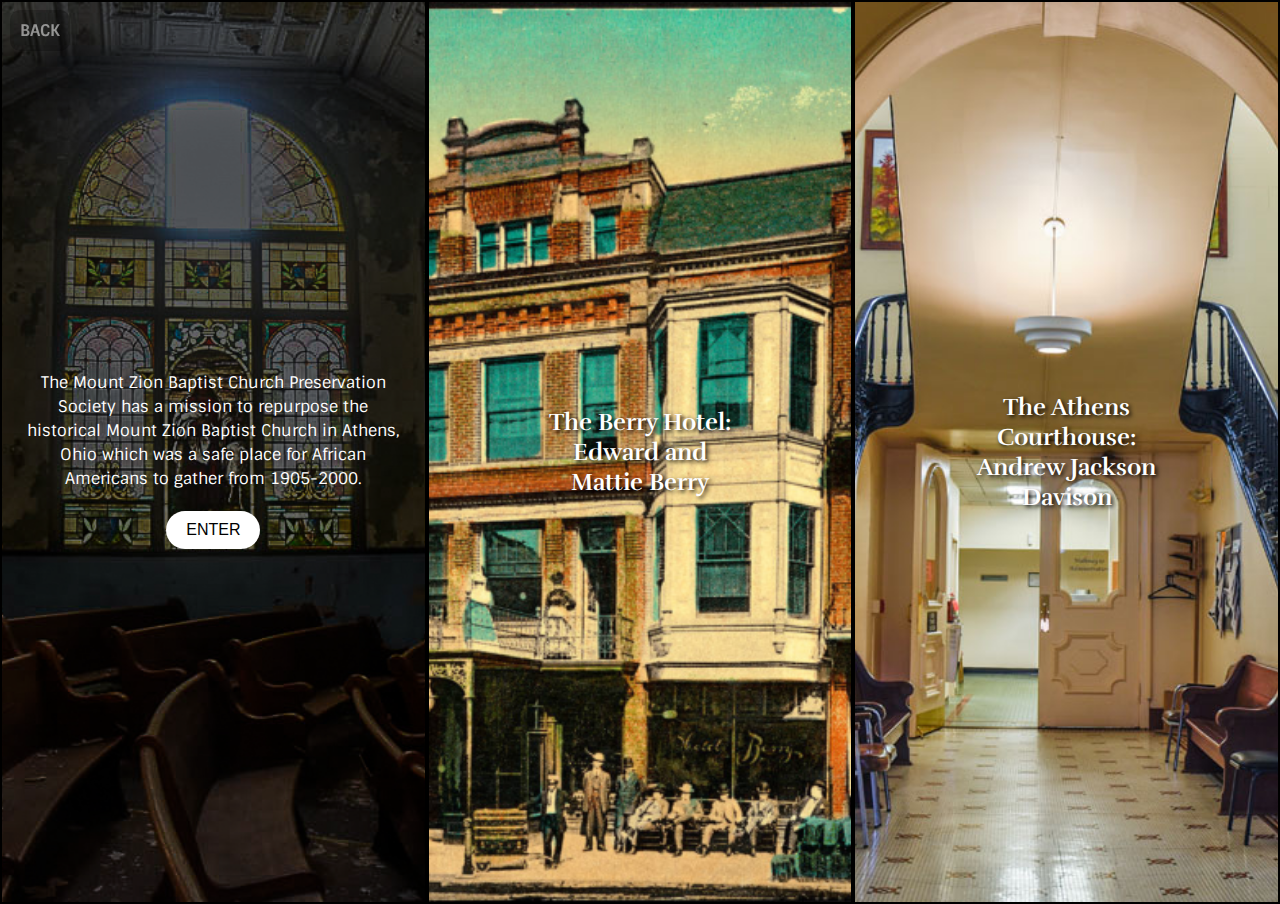
<file: home-page.html>
<!DOCTYPE html>
<html>
<head>
	<title>Preserving Our Past: Home</title>
	<meta name="viewport" content="width=device-width, initial-scale=1">
	<link href="home-page.css" rel="stylesheet">
   <link rel="preconnect" href="https://fonts.googleapis.com">
   <link rel="preconnect" href="https://fonts.gstatic.com" crossorigin>
   <link href="https://fonts.googleapis.com/css2?family=Rufina:wght@700&family=Sintony&display=swap" rel="stylesheet">
   
    
</head>
<body>
	<div class="container">
		<div class="column column1" id="church-column">
			<div class="column-title" id="church-title">The Mount Zion Baptist Church: MZBCPS</div>
			<div class="overlay" id="church-overlay">
                <p>The Mount Zion Baptist Church Preservation Society has a mission to repurpose the historical Mount Zion Baptist Church in Athens, Ohio which was a safe place for African Americans to gather from 1905-2000.</p>
                <button onclick="goToPage('church.html')">Enter</button>
			</div>
		</div>
		<div class="column column2" id="hotel-column">
			<div class="column-title" id="hotel-title">The Berry Hotel: Edward and Mattie Berry</div>
			<div class="overlay" id="hotel-overlay">
				<p>The building on Court Street that is known today for its delicious diner food, was once the location of the Berry Hotel, an important landmark in the little-known history of African Americans in Athens, Ohio.</p>
                <button onclick="goToPage('hotel.html')">Enter</button>
			</div>
		</div>
		<div class="column column3" id="courthouse-column">
			<div class="column-title" id="courthouse-title">The Athens Courthouse: Andrew Jackson Davison</div>
			<div class="overlay" id="courthouse-overlay">
				<p>On the walls of the Athen’s Courthouse appears a photo of an African American man whose efforts took almost half a century to be recognized.</p>
                <button onclick="goToPage('courthouse.html')">Enter</button>
            </div>
        </div>

        <div class="button2 back-button transparent" onclick="goToPage('index.html')" onmouseover="this.classList.remove('transparent'); this.classList.add('opaque')" onmouseout="this.classList.remove('opaque'); this.classList.add('transparent')">Back</div>
    </body>

    <script src="functions.js">
	</script>
	<script>
		function changeOpacity(overlay, title) {
			if(overlay.style.display === 'none') {
				overlay.style.display = 'flex';
				title.style.display = 'none';
			} else {
				overlay.style.display = 'none';
				title.style.display = 'flex';
			}
		}
		const churchOverlay = document.getElementById('church-overlay');
		const hotelOverlay = document.getElementById('hotel-overlay');
		const courthouseOverlay = document.getElementById('courthouse-overlay');
		const churchCol = document.getElementById('church-column');
		const hotelCol = document.getElementById('hotel-column');
		const courthouseCol = document.getElementById('courthouse-column');
		const churchTitle = document.getElementById('church-title');
		const hotelTitle = document.getElementById('hotel-title');
		const courthouseTitle = document.getElementById('courthouse-title');

		churchCol.addEventListener('click', () => {
    		changeOpacity(churchOverlay, churchTitle);
  		});
		churchCol.addEventListener('mouseenter', () => {
    		churchOverlay.style.display = 'flex';
			churchTitle.style.display = 'none';
  		});
		churchCol.addEventListener('mouseleave', () => {
    		churchOverlay.style.display = 'none';
			churchTitle.style.display = 'flex';
  		});

		hotelCol.addEventListener('click', () => {
    		changeOpacity(hotelOverlay, hotelTitle);
  		});
		hotelCol.addEventListener('mouseenter', () => {
    		hotelOverlay.style.display = 'flex';
			hotelTitle.style.display = 'none';
  		});
		hotelCol.addEventListener('mouseleave', () => {
    		hotelOverlay.style.display = 'none';
			hotelTitle.style.display = 'flex';
  		});

		courthouseCol.addEventListener('click', () => {
			changeOpacity(courthouseOverlay, courthouseTitle);
  		});
		courthouseCol.addEventListener('mouseenter', () => {
    		courthouseOverlay.style.display = 'flex';
			courthouseTitle.style.display = 'none';
  		});
		courthouseCol.addEventListener('mouseleave', () => {
    		courthouseOverlay.style.display = 'none';
			courthouseTitle.style.display = 'flex';
  		});
	</script>
    </html>
</file>
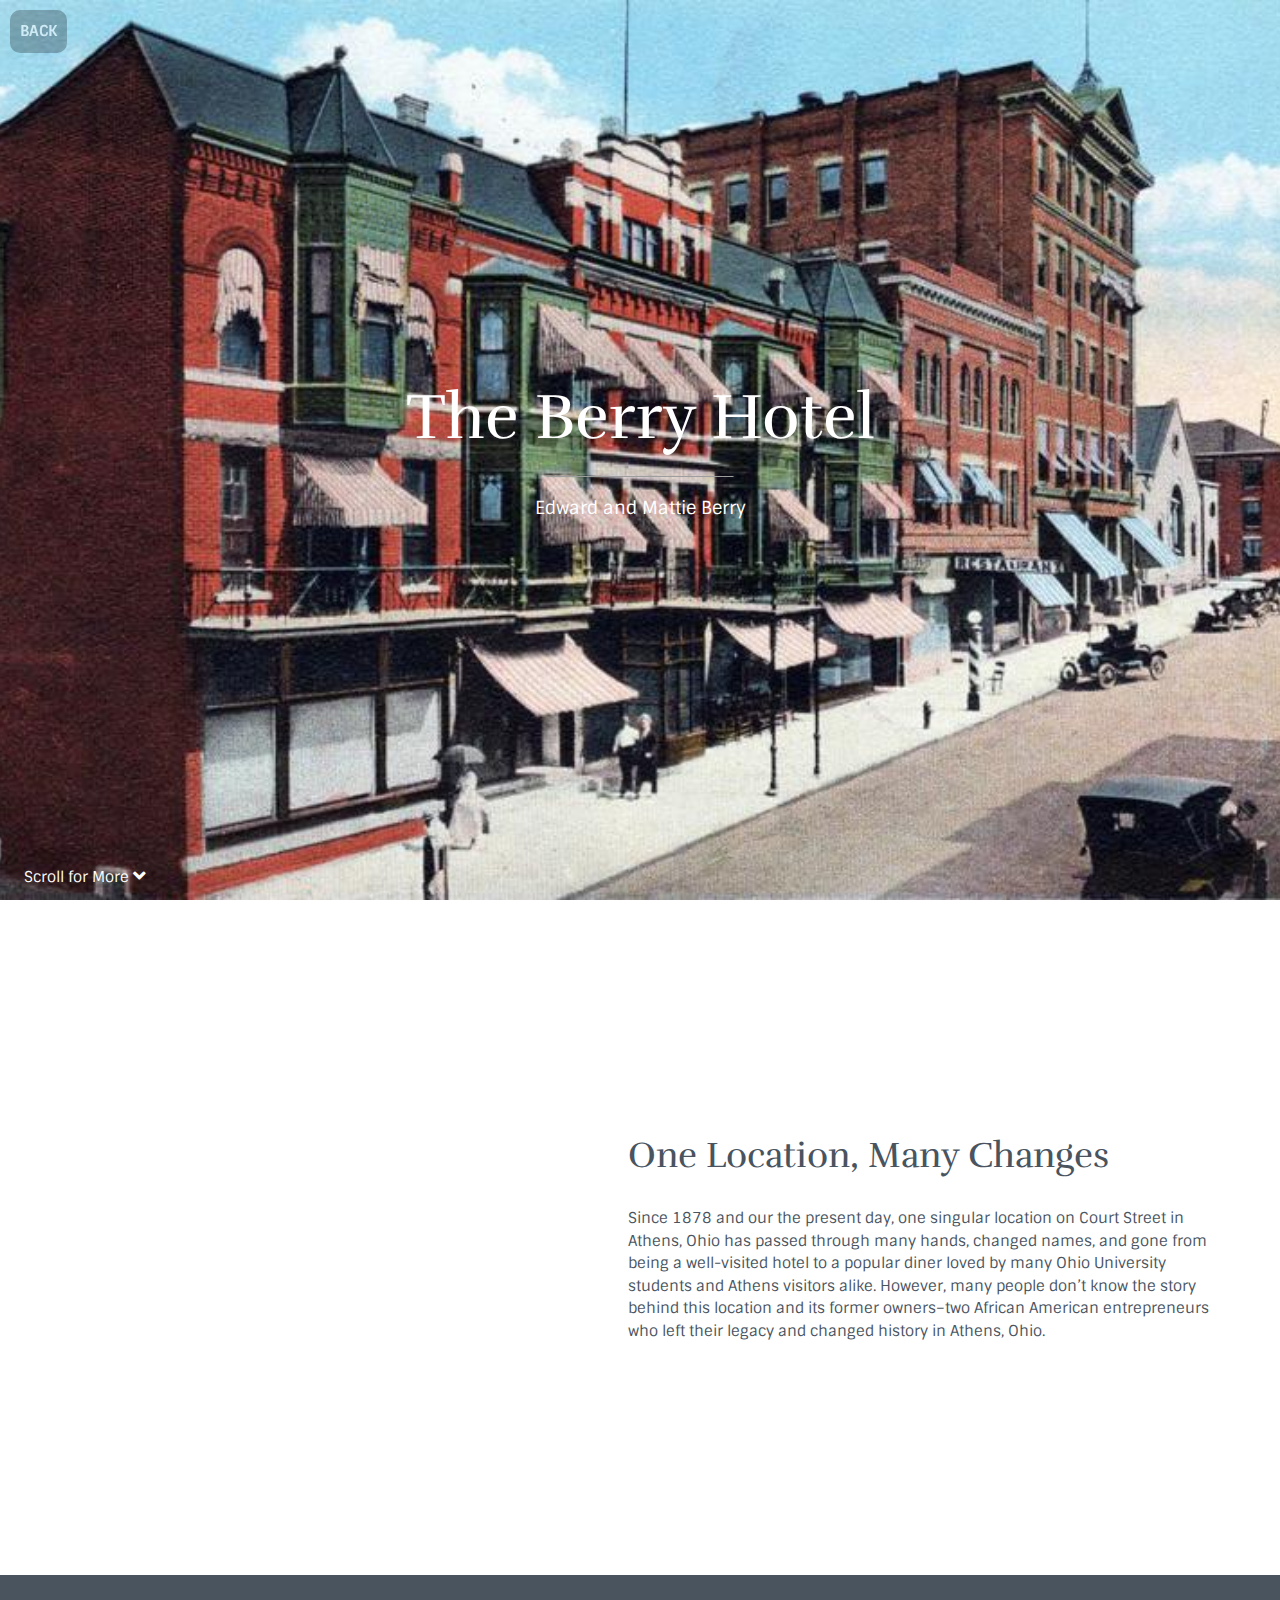
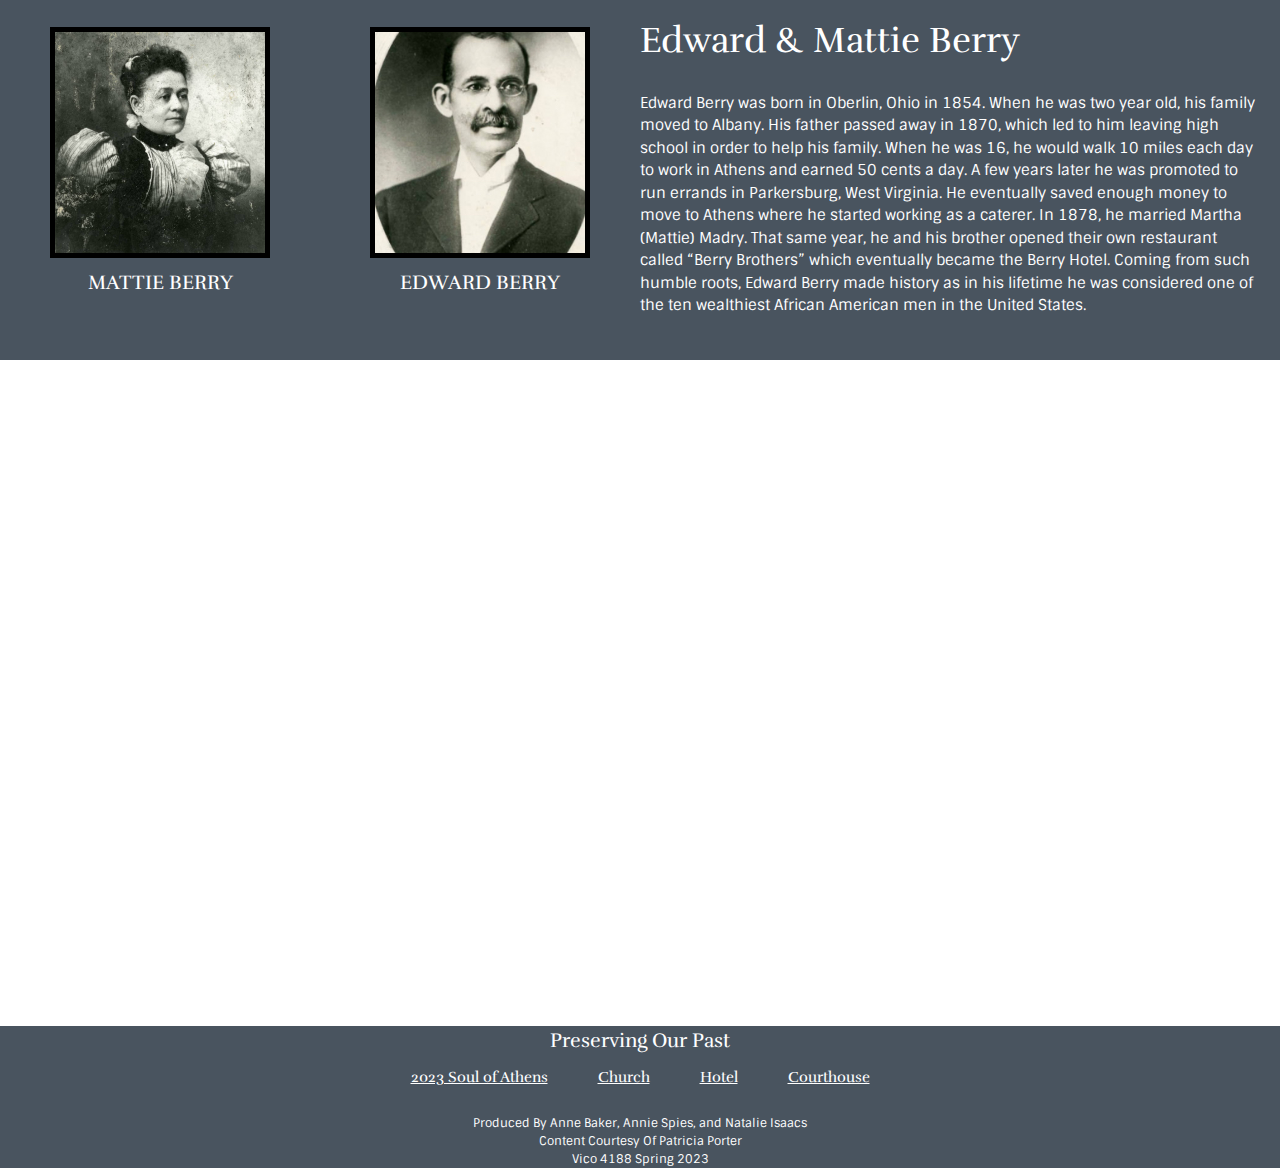
<file: hotel.html>
<!doctype html>
<html lang="en">
  <head>
    <meta charset="utf-8">
    <meta name="viewport" content="width=device-width, initial-scale=1">
    <meta name="description" content="">
    <meta name="author" content="Mark Otto, Jacob Thornton, and Bootstrap contributors">
    <meta name="generator" content="Hugo 0.108.0">
    <title>The Berry Hotel</title>
    <link rel="stylesheet" href="https://cdnjs.cloudflare.com/ajax/libs/font-awesome/5.15.3/css/all.min.css" integrity="sha512-..." crossorigin="anonymous" />
    <link rel="canonical" href="https://getbootstrap.com/docs/5.3/examples/starter-template/">
    <link rel="stylesheet" href="https://www.w3schools.com/w3css/4/w3.css">
    <link rel="preconnect" href="https://fonts.googleapis.com">
<link rel="preconnect" href="https://fonts.gstatic.com" crossorigin>
<link href="https://fonts.googleapis.com/css2?family=Rufina:wght@700&family=Sintony&display=swap" rel="stylesheet">


    

<!-- <link href="../assets/dist/css/bootstrap.min.css" rel="stylesheet"> -->


    
    <!-- Custom styles for this template -->
    <link href="hotel.css" rel="stylesheet">

  </head>
  <body>
  <!--- Hero Image -->
    <div class="bgimg w3-display-container w3-animate-opacity w3-text-white">
      <div class="w3-display-topleft w3-padding-large w3-xlarge">
      </div>
      <div class="w3-display-middle">
        <h1 class="w3-jumbo w3-animate-top" style="text-align: center;">The Berry Hotel</h1>
        <hr class="w3-border-grey" style="margin:auto;width:40%">
        <p class="w3-large w3-center" style="font-family: Sintony">Edward and Mattie Berry</p>
      </div>
      <div class="w3-display-bottomleft w3-padding-large" style="font-family: Sintony" >
        Scroll for More 
        <span class="fa fa-angle-down fa-lg animate-bounce" style="animation-duration: 1s;"></span>
      </div>
    </div>
    

  <!--- Slider Graphic  -->
  <div class="column-white">
    <div class="text-column-grey">
      <h1 class="hotel-title">One Location, Many Changes</h1>
      <p class="hotel-description" style="font-family: Sintony, sans-serif">Since 1878 and our the present day, one singular location on Court Street in Athens, Ohio has passed through many hands, changed names, and gone from being a well-visited hotel to a popular diner loved by many Ohio University students and Athens visitors alike. However, many people don’t know the story behind this location and its former owners–two African American entrepreneurs who left their legacy and changed history in Athens, Ohio.</p>
    </div>
    <div class="slider-column">
      <iframe frameborder="0" class="juxtapose" width="80%" height="100%" margin="auto" max-width="100%" src="https://cdn.knightlab.com/libs/juxtapose/latest/embed/index.html?uid=f7dd91bc-e502-11ed-b5bd-6595d9b17862"></iframe>
    </div>
    <br> 
    <br>
  </div>

  <!--- Circle Graphics -->
  <div class="column-grey">
    <div class="text-column-white">
      <h1 class="ed-matt-title">Edward & Mattie Berry</h1>
      <p class="ed-matt-description" style="font-family: Sintony, sans-serif">Edward Berry was born in Oberlin, Ohio in 1854. When he was two year old, his family moved to Albany. His father passed away in 1870, which led to him leaving high school in order to help his family. When he was 16, he would walk 10 miles each day to work in Athens and earned 50 cents a day. A few years later he was promoted to run errands in Parkersburg, West Virginia. He eventually saved enough money to move to Athens where he started working as a caterer. In 1878, he married Martha (Mattie) Madry. That same year, he and his brother opened their own restaurant called “Berry Brothers” which eventually became the Berry Hotel. Coming from such humble roots, Edward Berry made history as in his lifetime he was considered one of the ten wealthiest African American men in the United States.
      </p>
    </div>
    <div class="img-container">
      <div class="matt-img">
        <img src="images/mattieberry.jpg" alt="Oval-shaped image" class="oval-image">
        <h4>MATTIE BERRY</h4>
      </div>
      <div class="ed-img">
        <img src="images/edwardberry.jpg" alt="Oval-shaped image" class="oval-image">
        <h4>EDWARD BERRY</h4>      
      </div>
    </div>
  </div>
  
    <!-- <script src="../assets/dist/js/bootstrap.bundle.min.js"></script> -->

<!-- Timeline -->
<iframe src='https://cdn.knightlab.com/libs/timeline3/latest/embed/index.html?source=1rgqYYu27nuTCRzyDHbS7lQYf4kYv1fExzYJ95P2aM_M&font=Rufina-Sintony&lang=en&initial_zoom=2&height=650' width='100%' max-width='100%' height='650' webkitallowfullscreen mozallowfullscreen allowfullscreen frameborder='0'></iframe>

<!-- Footer -->
<footer class="footer">
  <h4 style="font-family: Rufina">Preserving Our Past</h4>
  <div class="link-container">
    <a href="https://2023.soulofathens.com/#mainP">2023 Soul of Athens</a>
    <a href="church.html">Church</a>
    <a href="hotel.html">Hotel</a>
    <a href="courthouse.html">Courthouse</a>
  </div>
  <div class="footer-text-container">
    <p class="footer-text" style="font-family: Sintony"> Produced By Anne Baker, Annie Spies, and Natalie Isaacs</p>
    <p class="footer-text" style="font-family: Sintony"> Content Courtesy Of Patricia Porter</p>
    <p class="footer-text" style="font-family: Sintony"> Vico 4188 Spring 2023 </p>
  </div>
</footer>

    <!--- Back Button -->
    <div class="button2 back-button transparent" onclick="goToPage('home-page.html')" onmouseover="this.classList.remove('transparent'); this.classList.add('opaque')" onmouseout="this.classList.remove('opaque'); this.classList.add('transparent')">Back</div>

    <script src="functions.js">
		
    </script>

      
  </body>
</html>
</file>
<file: home-page.css>
body, html {
    margin: 0;
    padding: 0;
    font-family: Arial, sans-serif;
    height: 100%;
    width: 100%;
    background-color: black;
}
.container {
    display: flex;
    flex-direction: row;
    width: 100%;
    height: 100%;
}
.column {
    border: 2px solid black;
    height: 100%;
    width: 33.33%;
    background-size: cover;
    background-position: center;
    position: relative;
    cursor: pointer;
}
.column-title {
    position: absolute;
    top: 50%;
    left: 50%;
    transform: translate(-50%, -50%);
    color: white;
    font-size: 24px;
    font-weight: bold;
    text-align: center;
    text-shadow: 2px 2px 4px black;
    transition: display 0.5s;
    font-family: 'Rufina', serif;

}
.overlay {
    position: absolute;
    top: 0;
    left: 0;
    width: 100%;
    height: 100%;
    background-color: rgba(0, 0, 0, 0.5);
    display: none;
    flex-direction: column;
    justify-content: center;
    align-items: center;
    transition: display 0.5s;
    font-family: 'Sintony', sans-serif;
}
.overlay p {
color: white;
font-size: 16px;
line-height: 1.5;
margin-bottom: 10px; /* decreased margin bottom */
padding: 0 20px;
text-align: center;
font-family: 'Sintony', sans-serif; 
       }

.overlay button {
padding: 10px 20px;
background-color: white;
color: black;
border: none;
font-size: 16px;
cursor: pointer;
transition: all 0.3s ease;
display: block; /* added display block */
margin-top: 10px; /* added margin top */
border-radius: 20px;
text-transform: uppercase;
}


.overlay button:hover {
    background-color: black;
    color: white;
}

.column1 {
    background-image: url('images/church.jpg');
}
.column2 {
    background-image: url('images/Berry\ Hotel\ in\ Color.png');
}
.column3 {
    background-image: url('images/Athens_Courthouse_15.jpg');
}


.button2 {
    position: fixed;
    padding: 10px;
    border-radius: 10px;
    color: white;
    font-weight: bold;
    text-align: center;
    cursor: pointer;
    transition: opacity 0.3s;
    opacity: 0.5;
    z-index: 2;
    font-family: 'Sintony', sans-serif;

}
.back-button {
    top: 10px;
    left: 10px;
    background-color: rgba(0, 0, 0, 0.5);
    text-transform: uppercase;
    
}

.opaque {
    opacity: 1;
}
.transparent {
    opacity: 0.5;
}






@media only screen and (max-width: 768px) {
    .container {
        display: flex;
        flex-direction: column;
    }

    .column {
        border: 2px solid black;
        max-width: 100%;
        min-height: 75%;
        width: 100%;
        height: auto;
    }
    
}
</file>
<file: hotel.css>
.icon-list li::before {
  display: block;
  flex-shrink: 0;
  width: 1.5em;
  height: 1.5em;
  margin-right: .5rem;
  content: "";
  background: url("data:image/svg+xml,%3Csvg xmlns='http://www.w3.org/2000/svg' fill='%23212529' viewBox='0 0 16 16'%3E%3Cpath d='M8 0a8 8 0 1 1 0 16A8 8 0 0 1 8 0zM4.5 7.5a.5.5 0 0 0 0 1h5.793l-2.147 2.146a.5.5 0 0 0 .708.708l3-3a.5.5 0 0 0 0-.708l-3-3a.5.5 0 1 0-.708.708L10.293 7.5H4.5z'/%3E%3C/svg%3E") no-repeat center center / 100% auto;
}

.bd-placeholder-img {
  font-size: 1.125rem;
  text-anchor: middle;
  -webkit-user-select: none;
  -moz-user-select: none;
  user-select: none;
}

@media (min-width: 768px) {
  .bd-placeholder-img-lg {
    font-size: 3.5rem;
  }
}

.b-example-divider {
  height: 3rem;
  background-color: rgba(0, 0, 0, .1);
  border: solid rgba(0, 0, 0, .15);
  border-width: 1px 0;
  box-shadow: inset 0 .5em 1.5em rgba(0, 0, 0, .1), inset 0 .125em .5em rgba(0, 0, 0, .15);
}

.b-example-vr {
  flex-shrink: 0;
  width: 1.5rem;
  height: 100vh;
}

.bi {
  vertical-align: -.125em;
  fill: currentColor;
}

.nav-scroller {
  position: relative;
  z-index: 2;
  height: 2.75rem;
  overflow-y: hidden;
}

.nav-scroller .nav {
  display: flex;
  flex-wrap: nowrap;
  padding-bottom: 1rem;
  margin-top: -1px;
  overflow-x: auto;
  text-align: center;
  white-space: nowrap;
  -webkit-overflow-scrolling: touch;
}

body,h1 {font-family: "Rufina", serif}
body, html {height: 100%}
.bgimg {
background-image: url("images/hotel berry.jpg");
min-height: 100%;
background-position: center;
background-size: cover;
}

.column-white {
  height: 75%;
  display: flex;
  flex-direction: row-reverse;
  align-items: center;
  justify-content: space-between;
  background-color: #ffffff; 
}

.slider-column {
  height: 100%;
  flex: 1;
}

.text-column-grey {
  display: flex;
  flex-direction: column;
  flex: 1;
  margin-left: 25px;
  margin-right: 50px;
  color: #49545F; 
  }

.juxtapose {
  float: right;
  margin: 25px
}


.column-grey {
  height: auto;
  display: flex;
  flex-direction: row-reverse;
  justify-content: space-between;
  margin: auto;
  background-color: #49545F; 
  height: auto;
}

.text-column-white {
  display: flex;
  flex-direction: column;
  color: white; 
  height: auto;
  max-width: 50%;
  margin: 0;
  margin-right: 25px;
  justify-content: center;
  }

.img-container {
  display: flex;
  margin: 0;
  width: 100%;
  min-width: 50%;
}
  .oval-image {
    width: 100%; 
    height: 60%; 
    object-fit: cover; 
    margin-top: 0;
    border: thick solid black;
  }

  .matt-img, .ed-img {
    display: flex;
    flex-direction: column;
    align-items: center;
    justify-content: center;
    margin: 0 10px;
    margin-left: 50px;
    margin-right: 50px;
    width: 50%;
    text-align: center;
  }

h4 {
  font-family: "Rufina", serif;
  color: white;
  width: auto;
}

.footer {
  color: white;
  text-align: center;
  background-color: #49545F;
  
}

.link-container {
  display: flex;
  flex-direction: row;
  justify-content: center;
  margin-bottom: 25px;
}

a {
  margin-right: 25px;
  margin-left: 25px;
}

.footer-text {
  margin: 0px;
  font-size: 12px;
}

.button2 {
    position: fixed;
    padding: 10px;
    border-radius: 10px;
    color: white;
    font-weight: bold;
    text-align: center;
    cursor: pointer;
    transition: opacity 0.3s;
    opacity: 0.5;
    z-index: 2;
    font-family: 'Sintony', sans-serif;

}
.back-button {
    top: 10px;
    left: 10px;
    background-color: rgba(0, 0, 0, 0.5);
    text-transform: uppercase;
    
}

.opaque {
    opacity: 1;
}
.transparent {
    opacity: 0.5;
}

.footer {
  background-color: #49545F; 
  color: white;
  text-align: center;
}

.animate-bounce {
  animation-name: bounce;
  animation-duration: 1s;
  animation-fill-mode: both;
  animation-iteration-count: infinite;
}

@keyframes bounce {
  0%, 100% {
    transform: translateY(0px);
  }
  50% {
    transform: translateY(-3px);
  }
}



@media only screen and (max-width: 768px) {

  body, html {
    width: 100%;
    max-width: 100%;
    margin: 0;
  }
  .column-white {
      flex-direction: column;
  }
  .column-grey {
    flex-direction: column;
  }

  .text-column-white {
    max-width: 100%;
  }

  .juxtapose {
    width: 100%;
    height: 100%;
    min-height: 100%;
    min-width: 100%;
    margin: auto;

  }

  .slider-column {
    margin-bottom: 25px;
    margin-left: 0;
    flex: none;
    height: 50%;
  }


  .text-column-grey {
    margin-bottom: 0px;
    justify-content: center;
    text-align: center;
  }

  .oval-image {
    object-fit: cover; 
    width: 70%;
    height: 70%;
    margin: auto;
  }

  h4 {
    text-align: center;
    word-break: none;
    white-space: nowrap;
  
  }

  .matt-img, .ed-img {
    margin-left: auto;
    margin-right: auto;
  }

  .text-column-white, .text-column-grey {
    margin-right: 10px;
    margin-left: 10px;
    text-align: center;
  }

  h1 {
    font-size: 26px;
  }


}
</file>
